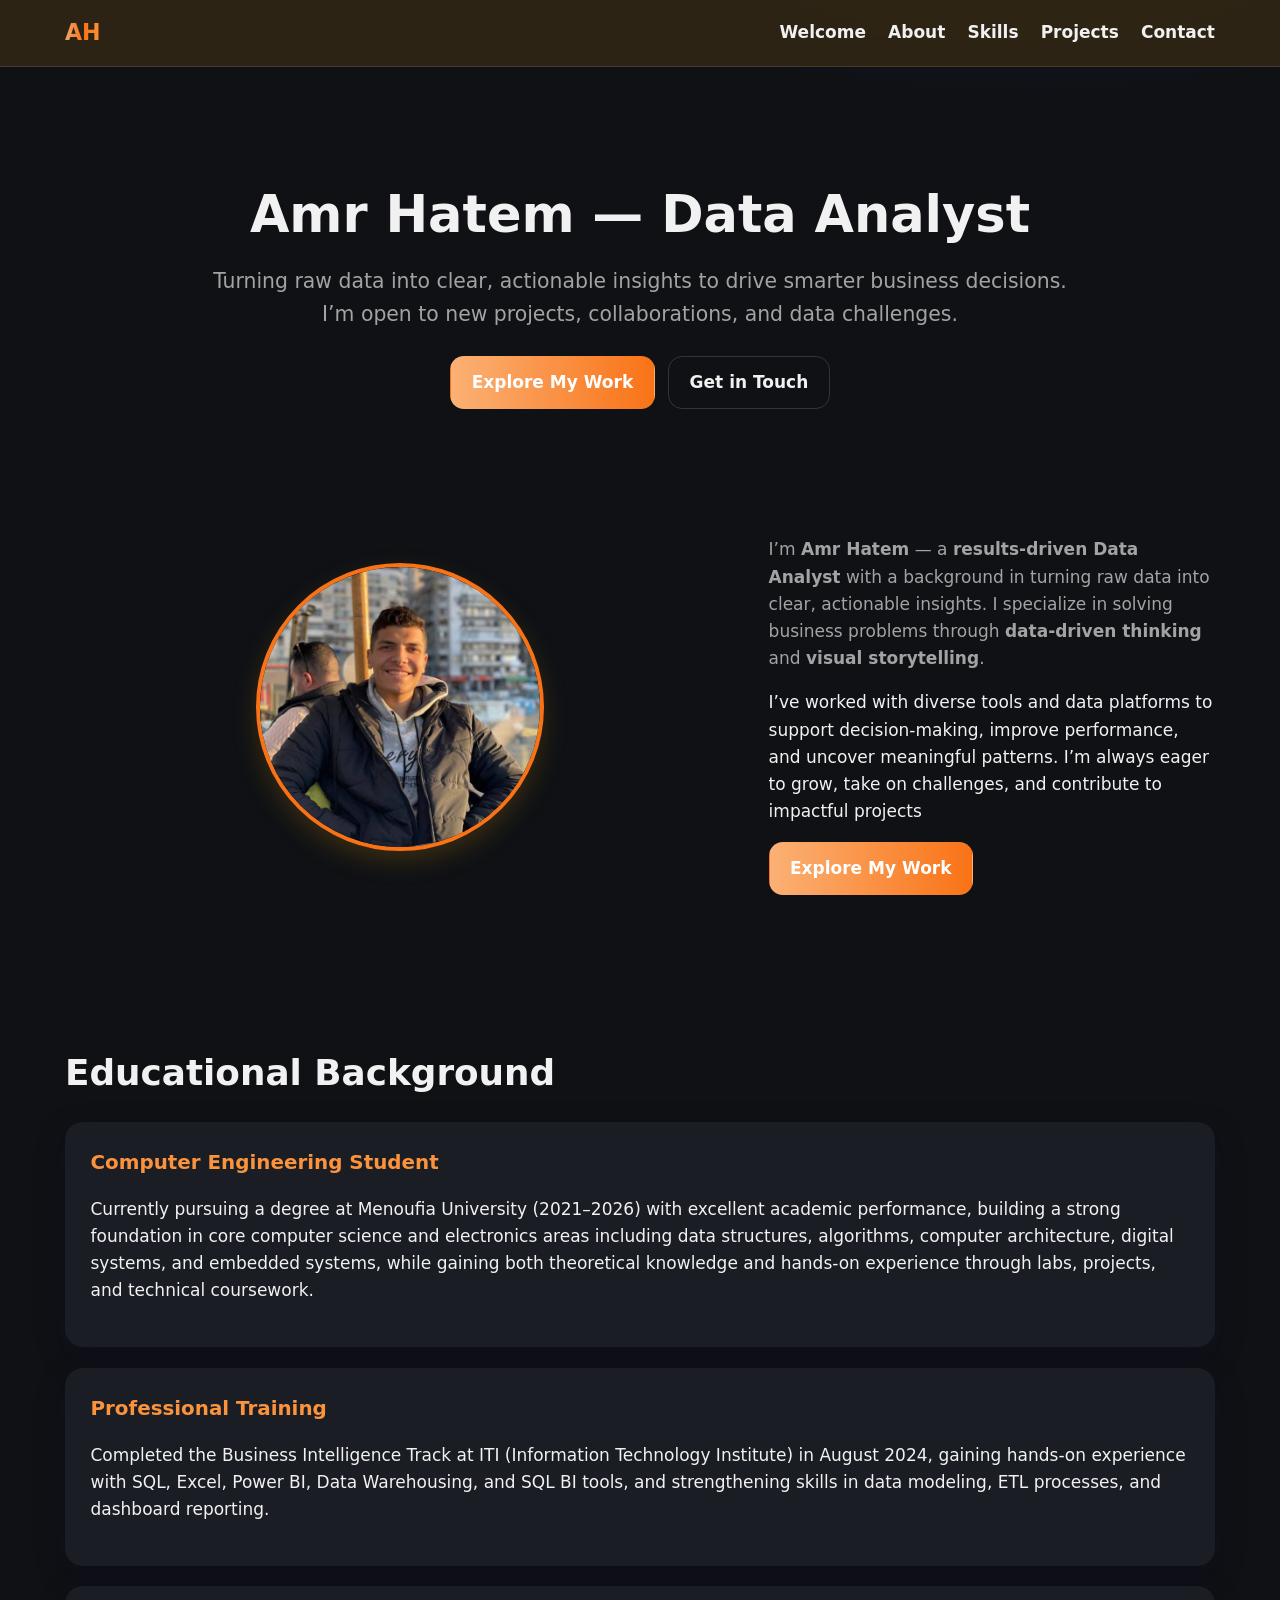
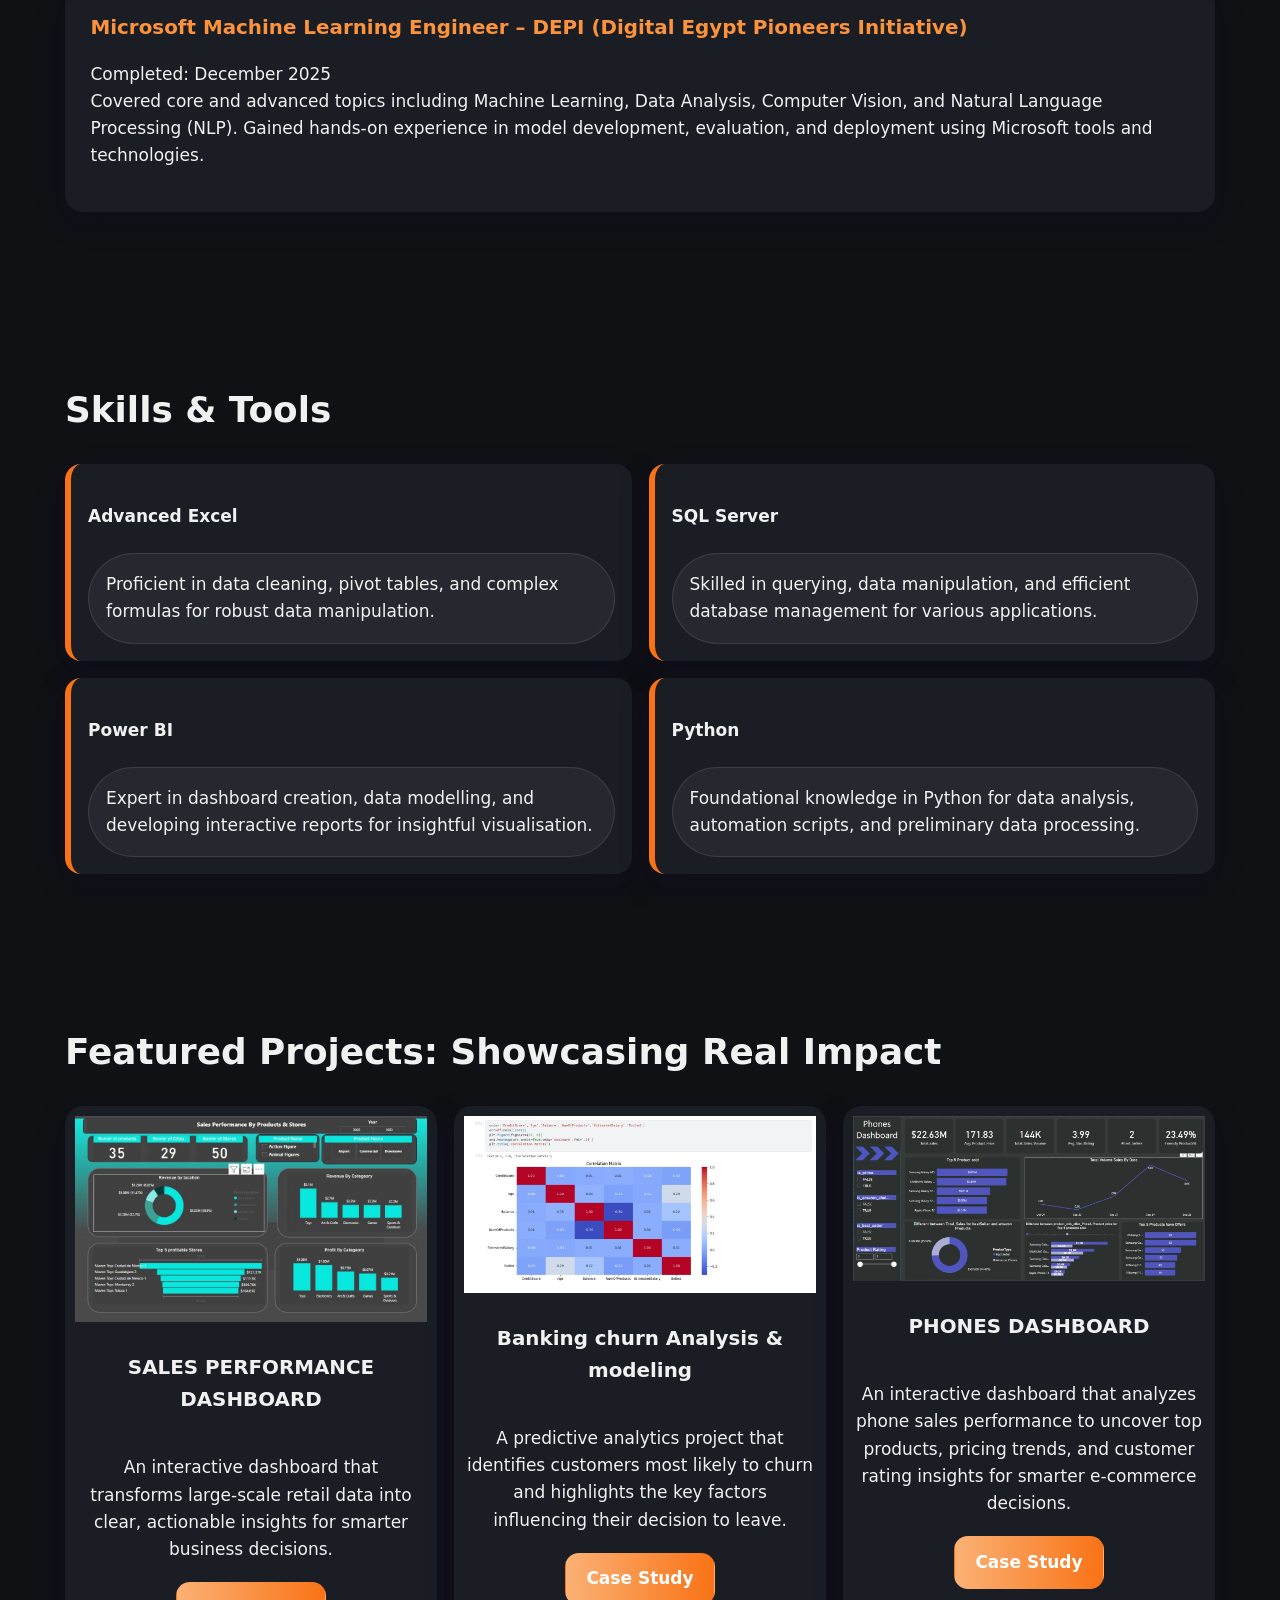
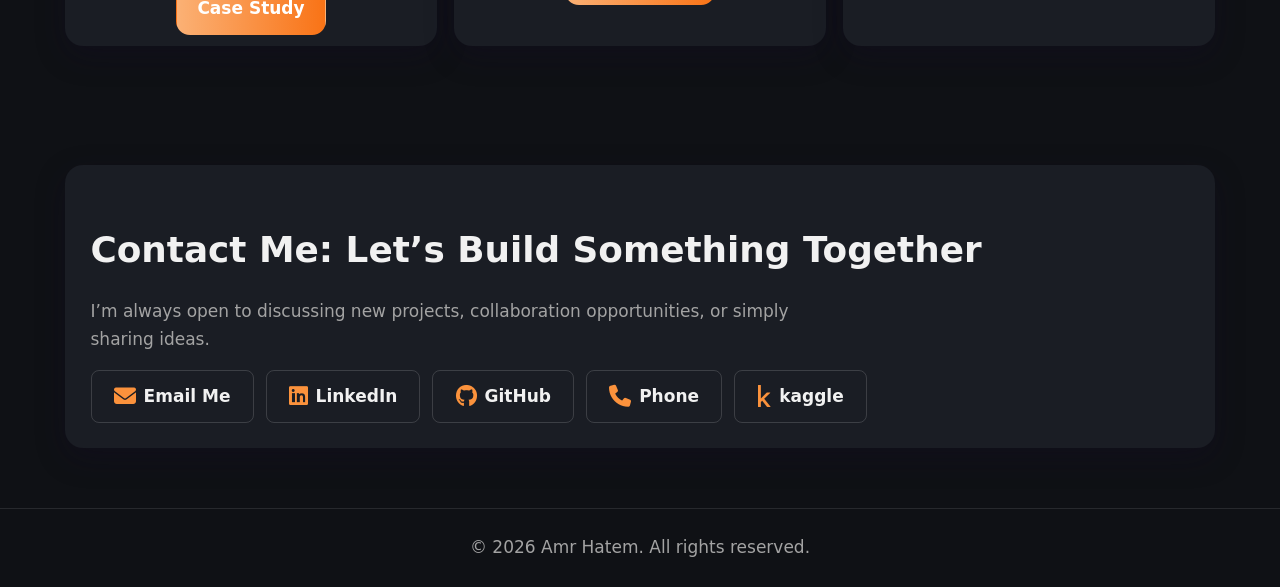
<file: index.html>
<!DOCTYPE html>
<html lang="en">
<head>
  <meta charset="utf-8" />
  <meta name="viewport" content="width=device-width, initial-scale=1" />
  <link rel="stylesheet" href="https://cdnjs.cloudflare.com/ajax/libs/font-awesome/6.5.0/css/all.min.css">
  <link href="https://cdn.jsdelivr.net/npm/aos@2.3.4/dist/aos.css" rel="stylesheet">
  <link rel="stylesheet" href="style.css">
</head>
<body>
  <!-- Header -->
  <header>
    <div class="container nav">
      <a href="#home" class="brand">
        AH
      </a>
      <ul>
        <li><a href="#welcome">Welcome</a></li>
        <li><a href="#about">About</a></li>
        <li><a href="#skills">Skills</a></li>
        <li><a href="#projects">Projects</a></li>
        <li><a href="#contact">Contact</a></li>
      </ul>
    </div>
  </header>

  <!-- Hero -->
  <main id="home" class="hero">
    <div class="container hero-grid" data-aos="fade-up">
      <div>
        <h1 class="title" data-aos="fade-right">Amr Hatem — Data Analyst</h1>
        <p class="subtitle" data-aos="fade-left">Turning raw data into clear, actionable insights to drive smarter business decisions.<br>I’m open to new projects, collaborations, and data challenges.</p>
        <div class="hero-cta" data-aos="zoom-in" data-aos-delay="400">
          <a class="btn primary" href="#projects">Explore My Work</a>
          <a class="btn" href="#contact">Get in Touch</a>
        </div>
      </div>
    </div>
  </main>

  <!-- Welcome -->
  <section id="welcome">
    <div class="container welcome-grid">
      <div class="portrait" data-aos="fade-up" data-aos-delay="300"><img src="images/Amr.jpeg" alt="Amr Hatem"></div>
      <div data-aos="fade-left">
        <p class="section-lead" data-aos="fade-up" data-aos-delay="200">
          I’m <b>Amr Hatem</b> — a <b>results-driven Data Analyst</b>  with a background in  turning raw data into clear,
          actionable insights. I specialize in solving business problems through <b>data-driven thinking</b> and <b>visual storytelling</b>.
        </p>
        <p data-aos="fade-up" data-aos-delay="400">
           I’ve worked with diverse tools and data platforms to
           support decision-making, improve performance, and uncover meaningful patterns. I’m always eager to
           grow, take on challenges, and contribute to impactful projects
        </p>
        <a class="btn primary" href="#projects" data-aos="fade-up" data-aos-delay="600">Explore My Work</a>
      </div>
    </div>
  </section>


  <!-- About -->
  <section id="about">
    <div class="container">
      <h2 class="section-title">Educational Background</h2>
      <div class="about-card" data-aos="fade-up" data-aos-delay="100">
        <h3> Computer Engineering Student</h3>
        <p> Currently pursuing a degree at Menoufia University (2021–2026) with excellent academic performance, building a strong foundation in core computer science and electronics areas including data structures, algorithms, computer architecture, digital systems, and embedded systems, while gaining both theoretical knowledge and hands-on experience through labs, projects, and technical coursework.</p>
      </div>
      <div class="about-card" data-aos="fade-up" data-aos-delay="200">
        <h3>Professional Training</h3>
        <p>Completed the Business Intelligence Track at ITI (Information Technology Institute) in August 2024, gaining hands-on experience with SQL, Excel, Power BI, Data Warehousing, and SQL BI tools, and strengthening skills in data modeling, ETL processes, and dashboard reporting.</p>
      </div>
      <div class="about-card" data-aos="fade-up" data-aos-delay="300">
        <h3> Microsoft Machine Learning Engineer – DEPI (Digital Egypt Pioneers Initiative)</h3>
        <p>Completed: December 2025 <br> Covered core and advanced topics including Machine Learning, Data Analysis, Computer Vision, and Natural Language Processing (NLP). Gained hands-on experience in model development, evaluation, and deployment using Microsoft tools and technologies.</p>
      </div>
    </div>
  </section>



  <!-- Skills -->
  <section id="skills">
    <div class="container">
      <h2 class="section-title">Skills & Tools</h2>
      <div class="skills-grid">
        <div class="skill" data-aos="zoom-in" data-aos-delay="100">
          <h4>Advanced Excel</h4>
          <div class="tags">
            <span class="tag">Proficient in data cleaning, pivot tables, and complex formulas for robust data manipulation.</span>
          </div>
        </div>
        <div class="skill" data-aos="zoom-in" data-aos-delay="100">
          <h4>SQL Server</h4>
          <div class="tags">
            <span class="tag">Skilled in querying, data manipulation, and efficient database management for various applications.</span>
          </div>
        </div>
        <div class="skill" data-aos="zoom-in" data-aos-delay="100">
          <h4>Power BI</h4>
          <div class="tags">
            <span class="tag"> Expert in dashboard creation, data modelling, and developing interactive reports for insightful visualisation.</span>
          </div>
        </div>
        <div class="skill" data-aos="zoom-in" data-aos-delay="100">
          <h4>Python</h4>
          <div class="tags">
            <span class="tag"> Foundational knowledge in Python for data analysis, automation scripts, and preliminary data processing.</span>
          </div>
        </div>
      </div>
    </div>
  </section>

  <!-- Projects -->
  <section id="projects">
    <div class="container">
      <h2 class="section-title">Featured Projects: Showcasing Real Impact</h2>
      <div class="projects-grid">
        <article class="card" data-aos="fade-up" data-aos-delay="100">
          <div class="thumb"><img src="images/salesImg1.jpeg"></div>
          <div class="body">
            <h3>SALES PERFORMANCE DASHBOARD</h3>
            <p class="muted">An interactive dashboard that transforms large-scale retail data into clear, actionable insights for smarter business decisions.</p>
            <div class="actions">
              <a class="btn primary" href="sales-case-study.html">Case Study</a>
            </div>
          </div>
        </article>
        <article class="card" data-aos="fade-up" data-aos-delay="200">
          <div class="thumb"><img src="images/bankImg1.jpeg"></div>
          <div class="body">
            <h3>Banking churn Analysis & modeling</h3>
            <p class="muted">A predictive analytics project that identifies customers most likely to churn and highlights the key factors influencing their decision to leave.</p>
            <div class="actions">
              <a class="btn primary" href="bank-case-study.html">Case Study</a>
            </div>
          </div>
        </article>
        <article class="card" data-aos="fade-up" data-aos-delay="300">
          <div class="thumb"><img src="images/phonesImg.jpeg"></div>
          <div class="body">
            <h3>PHONES DASHBOARD</h3>
            <p class="muted">An interactive dashboard that analyzes phone sales performance to uncover top products, pricing trends, and customer rating insights for smarter e-commerce decisions.</p>      
             <div class="actions">
              <a class="btn primary" href="phone-case-study.html">Case Study</a>
            </div>
          </div>
        </article>
      </div>
    </div>
  </section>

  <!-- Contact -->
  <section id="contact">
    <div class="container contact">
      <div class="panel" data-aos="fade-up">
        <h2 class="section-title">Contact Me: Let’s Build Something Together</h2>
        <p class="section-lead">I’m always open to discussing new projects, collaboration opportunities, or simply sharing ideas.</p>
        <div class="row">
          <a class="btn r" href="mailto:amr2003hatem@gmail.com"><i class="fa-solid fa-envelope"></i>Email Me</a>
          <a class="btn r" href="https://www.linkedin.com/in/amr-hatem-?utm_source=share&utm_campaign=share_via&utm_content=profile&utm_medium=android_app" target="_blank"><i class="fa-brands fa-linkedin"></i>LinkedIn</a>
          <a class="btn r" href="https://github.com/amr-hatem66" target="_blank"><i class="fa-brands fa-github"></i>GitHub</a>
          <a class="btn r" href="tel:+201020123904" target="_blank"><i class="fa-solid fa-phone"></i>Phone</a>
          <a class="btn r" href="https://www.kaggle.com/amr2003hatemgmailcom" target="_blank"><i class="fa-brands fa-kaggle"></i>kaggle</a>
        </div>
      </div>
    </div>
  </section>

  <footer>
    © <span id="y"></span> Amr Hatem. All rights reserved.
  </footer>

  <script>
    document.getElementById('y').textContent = new Date().getFullYear();
  </script>
  <script src="https://cdn.jsdelivr.net/npm/aos@2.3.4/dist/aos.js"></script>
  <script>
  AOS.init({
    duration: 1000, // animation duration in ms
    once: true,     // whether animation should happen only once
    easing: 'ease-in-out',
  });
</script>

</body>
</html>
</file>
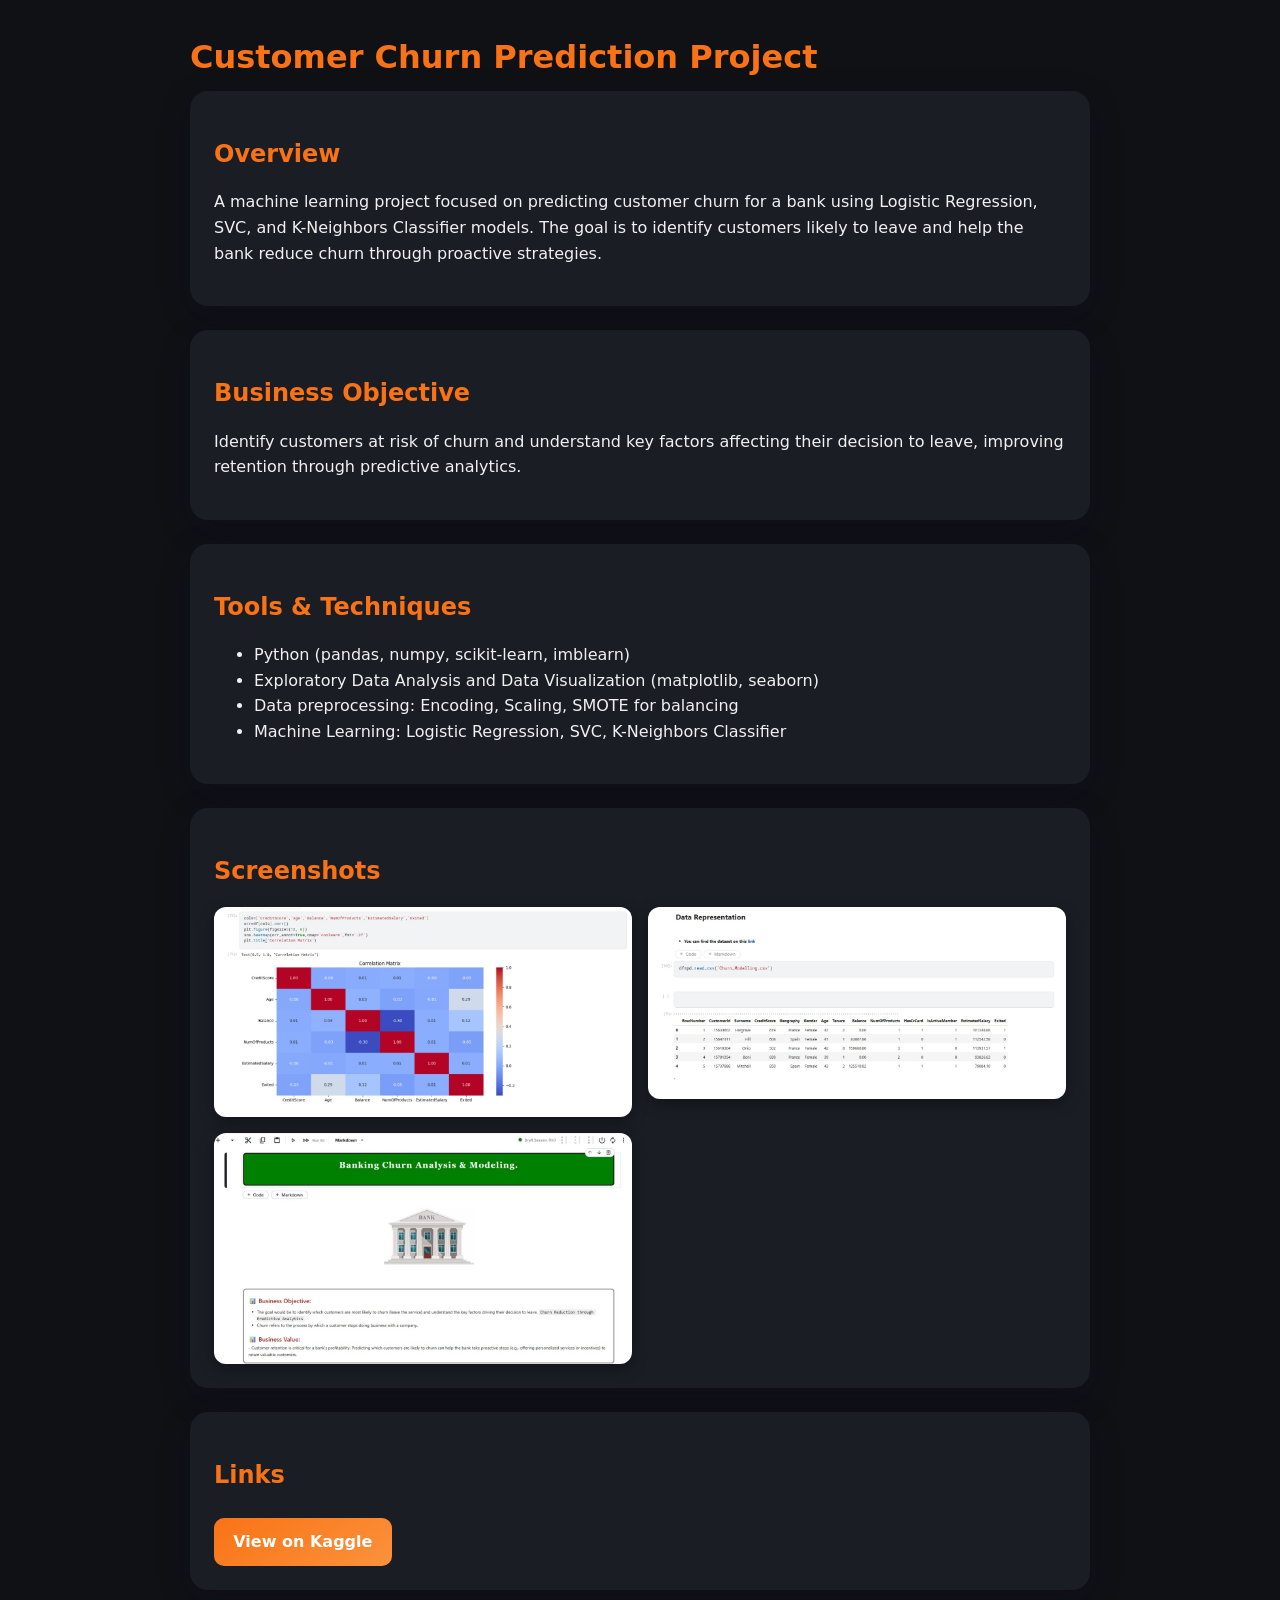
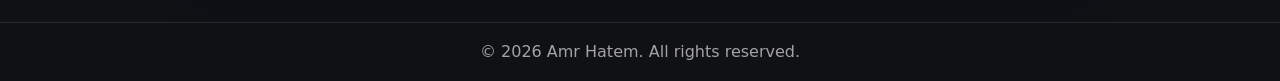
<file: bank-case-study.html>
<!DOCTYPE html>
<html lang="en">
<head>
  <meta charset="UTF-8">
  <meta name="viewport" content="width=device-width, initial-scale=1.0">
  <style>
    :root {
      --bg: #0f1115;
      --panel: #1a1d24;
      --text: #f1f1f1; 
      --muted: #a3a3a3;  
       --primary: #f97316;  
       --primary-2: #fb923c; 
      --ring: rgba(249,115,22,0.25);
      --shadow: 0 10px 30px rgba(20,10,40,.3);
      --radius: 18px;
      --maxw: 900px;
    }
    body {
      margin: 0;
      font-family: system-ui, sans-serif;
      background: var(--bg);
      color: var(--text);
      line-height: 1.6;
    }
    .container {
      width: min(100% - 2rem, var(--maxw));
      margin: 2rem auto;
    }
    h1, h2 {
      color: var(--primary);
      margin-bottom: .5rem;
    }
    .btn {
      display: inline-block;
      padding: .7rem 1.2rem;
      margin-top: 1rem;
      border-radius: 10px;
      background: linear-gradient(145deg, var(--primary), var(--primary-2));
      color: #fff;
      text-decoration: none;
      font-weight: bold;
      transition: 0.3s;
    }
    .btn:hover {
      opacity: 0.9;
    }
    .section {
      background: var(--panel);
      padding: 1.5rem;
      border-radius: var(--radius);
      margin-bottom: 1.5rem;
      box-shadow: var(--shadow);
    }
    .screenshoots {
      display: grid;
      grid-template-columns: repeat(auto-fit, minmax(300px, 1fr));
      gap: 1rem;
      margin-top: 1rem;
}

.screenshoots img {
  width: 100%;
  border-radius: 12px;
  box-shadow: 0 5px 15px rgba(0,0,0,0.3);
  transition: transform 0.3s ease;
  cursor: zoom-in;
}

.screenshoots img:hover {
  transform: scale(1.05);
}

    footer {
      text-align: center;
      color: var(--muted);
      padding: 1rem;
      margin-top: 2rem;
      border-top: 1px solid rgba(255,255,255,0.1);
    }
    /* Table Styling */
    table {
      width: 100%;
      border-collapse: collapse;
      margin-top: 1rem;
    }
    th, td {
      border: 1px solid rgba(255,255,255,0.1);
      padding: .8rem;
      text-align: left;
    }
    th {
      background: rgba(255,255,255,0.05);
      color: var(--primary-2);
    }
    @media (max-width: 600px) {
      table {
        display: block;
        overflow-x: auto;
        white-space: nowrap;
      }
    }
  </style>
</head>
<body>
  <div class="container">
    <h1>Customer Churn Prediction Project</h1>

    <div class="section">
      <h2>Overview</h2>
      <p class="muted">A machine learning project focused on predicting customer churn for a bank using Logistic Regression, SVC, and K-Neighbors Classifier models. The goal is to identify customers likely to leave and help the bank reduce churn through proactive strategies.</p>
    </div>

    <div class="section">
      <h2>Business Objective</h2>
      <p>Identify customers at risk of churn and understand key factors affecting their decision to leave, improving retention through predictive analytics.</p>
    </div>

    <div class="section">
      <h2>Tools & Techniques</h2>
      <ul>
        <li>Python (pandas, numpy, scikit-learn, imblearn)</li>
        <li>Exploratory Data Analysis and Data Visualization (matplotlib, seaborn)</li>
        <li>Data preprocessing: Encoding, Scaling, SMOTE for balancing</li>
        <li>Machine Learning: Logistic Regression, SVC, K-Neighbors Classifier</li>
      </ul>
    </div>

    <div class="section">
      <h2>Screenshots</h2>
      <div class="screenshoots">
      <img src="images/bankImg1.jpeg">
      <img src="images/bankImg2.jpeg">
      <img src="images/bankImg3.jpeg">
      </div>
    </div>

    <div class="section">
      <h2>Links</h2>
      <a href="https://www.kaggle.com/code/amr2003hatemgmailcom/banking-churn-analysis-modeling" class="btn" target="_blank">View on Kaggle</a>
    </div>
  </div>

  <footer>© <span id="y"></span> Amr Hatem. All rights reserved.</footer>
  <script>document.getElementById('y').textContent = new Date().getFullYear();</script>
</body>
</html>
</file>
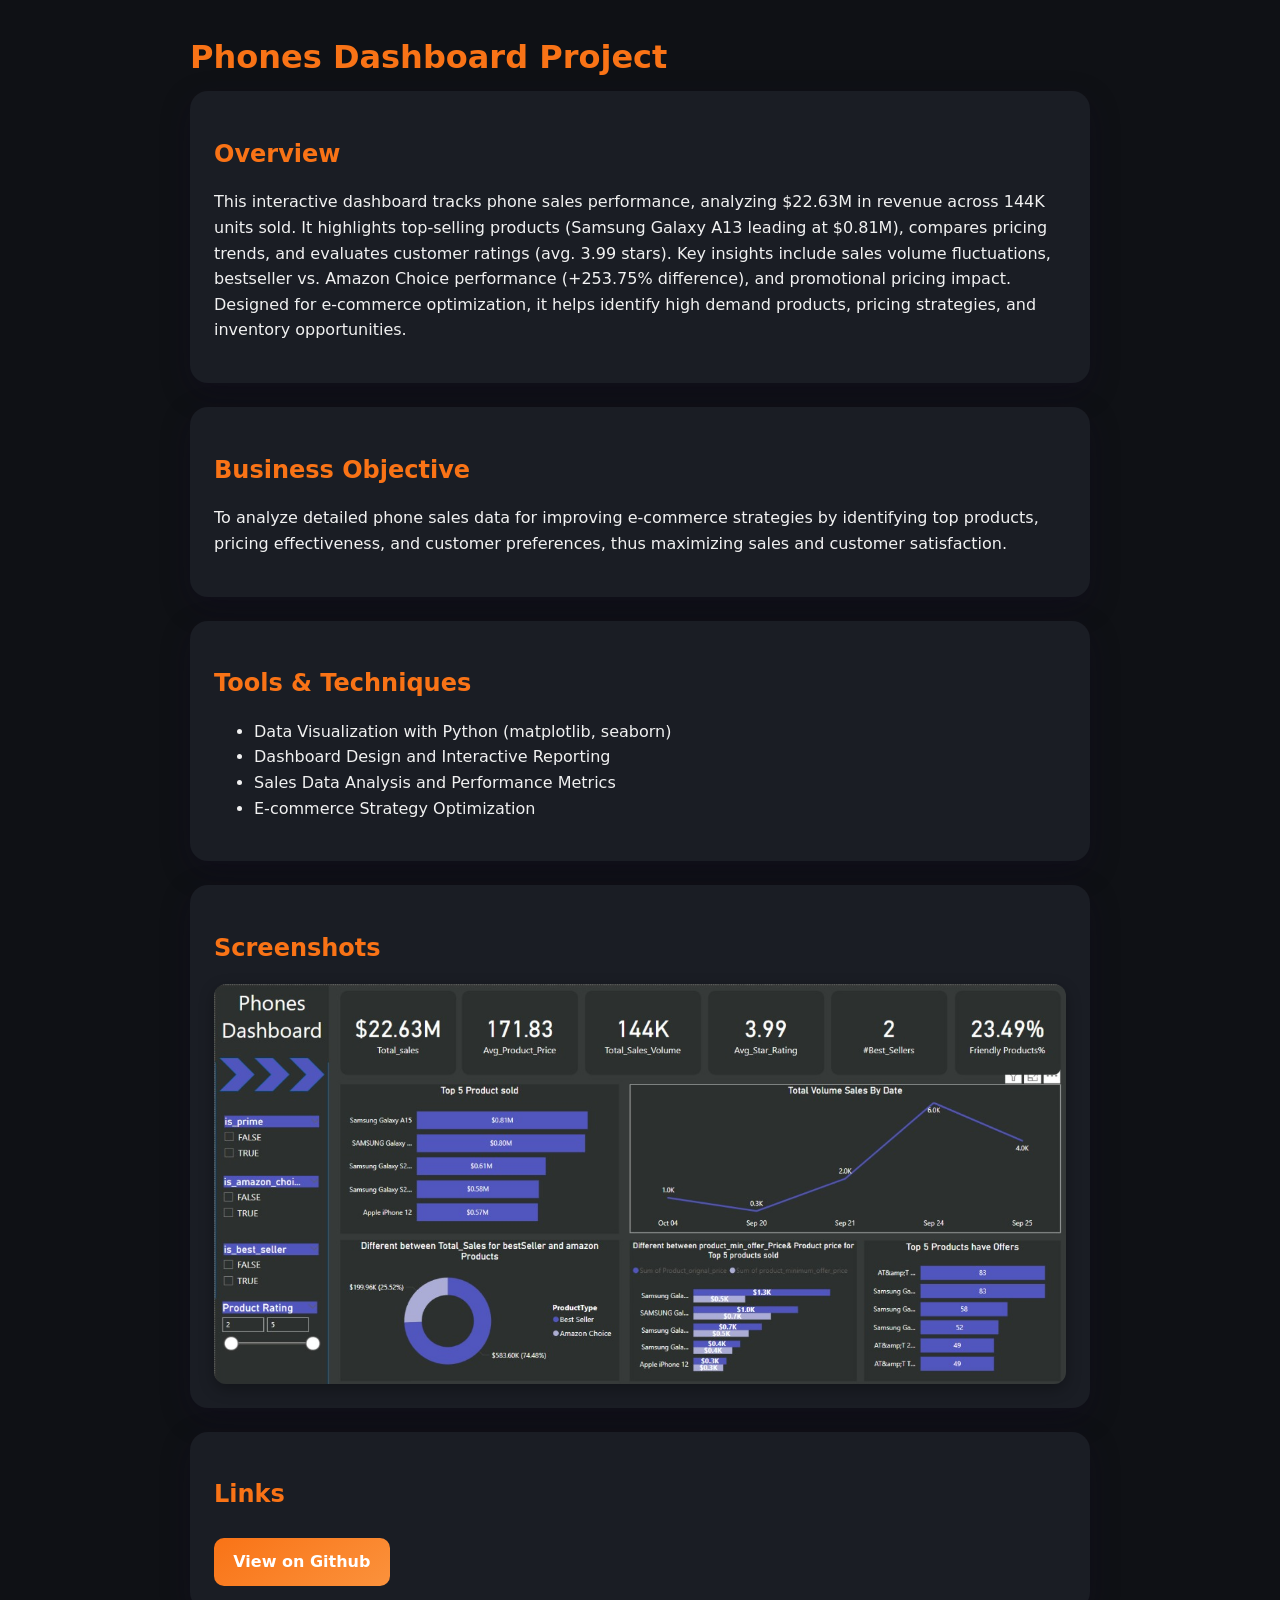
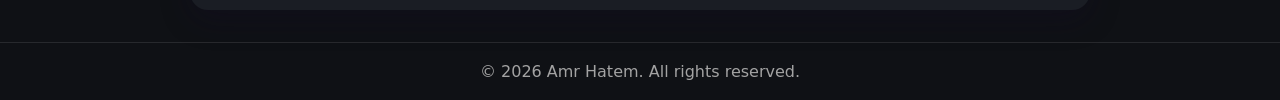
<file: phone-case-study.html>
<!DOCTYPE html>
<html lang="en">
<head>
  <meta charset="UTF-8">
  <meta name="viewport" content="width=device-width, initial-scale=1.0">
  <style>
    :root {
      --bg: #0f1115;
      --panel: #1a1d24;
      --text: #f1f1f1; 
      --muted: #a3a3a3;  
       --primary: #f97316;  
       --primary-2: #fb923c; 
      --ring: rgba(249,115,22,0.25);
      --shadow: 0 10px 30px rgba(20,10,40,.3);
      --radius: 18px;
      --maxw: 900px;
    }
    body {
      margin: 0;
      font-family: system-ui, sans-serif;
      background: var(--bg);
      color: var(--text);
      line-height: 1.6;
    }
    .container {
      width: min(100% - 2rem, var(--maxw));
      margin: 2rem auto;
    }
    h1, h2 {
      color: var(--primary);
      margin-bottom: .5rem;
    }
    .btn {
      display: inline-block;
      padding: .7rem 1.2rem;
      margin-top: 1rem;
      border-radius: 10px;
      background: linear-gradient(145deg, var(--primary), var(--primary-2));
      color: #fff;
      text-decoration: none;
      font-weight: bold;
      transition: 0.3s;
    }
    .btn:hover {
      opacity: 0.9;
    }
    .section {
      background: var(--panel);
      padding: 1.5rem;
      border-radius: var(--radius);
      margin-bottom: 1.5rem;
      box-shadow: var(--shadow);
    }
    .screenshoots {
      display: grid;
      grid-template-columns: repeat(auto-fit, minmax(300px, 1fr));
      gap: 1rem;
      margin-top: 1rem;
}

.screenshoots img {
  width: 100%;
  border-radius: 12px;
  box-shadow: 0 5px 15px rgba(0,0,0,0.3);
  transition: transform 0.3s ease;
  cursor: zoom-in;
}

.screenshoots img:hover {
  transform: scale(1.05);
}

    footer {
      text-align: center;
      color: var(--muted);
      padding: 1rem;
      margin-top: 2rem;
      border-top: 1px solid rgba(255,255,255,0.1);
    }
    /* Table Styling */
    table {
      width: 100%;
      border-collapse: collapse;
      margin-top: 1rem;
    }
    th, td {
      border: 1px solid rgba(255,255,255,0.1);
      padding: .8rem;
      text-align: left;
    }
    th {
      background: rgba(255,255,255,0.05);
      color: var(--primary-2);
    }
    @media (max-width: 600px) {
      table {
        display: block;
        overflow-x: auto;
        white-space: nowrap;
      }
    }
  </style>
</head>
<body>
  <div class="container">
    <h1>Phones Dashboard Project</h1>

    <div class="section">
      <h2>Overview</h2>
      <p class="muted">This interactive dashboard tracks phone sales performance, analyzing $22.63M in revenue across 144K units sold. It highlights top-selling products (Samsung Galaxy A13 leading at $0.81M), compares pricing trends, and evaluates customer ratings (avg. 3.99 stars). Key insights include sales volume fluctuations, bestseller vs. Amazon Choice performance (+253.75% difference), and promotional pricing impact. Designed for e-commerce optimization, it helps identify high demand products, pricing strategies, and inventory opportunities.</p>
    </div>

    <div class="section">
      <h2>Business Objective</h2>
      <p>To analyze detailed phone sales data for improving e-commerce strategies by identifying top products, pricing effectiveness, and customer preferences, thus maximizing sales and customer satisfaction.</p>
    </div>

    <div class="section">
      <h2>Tools & Techniques</h2>
       <ul>
        <li>Data Visualization with Python (matplotlib, seaborn)</li>
        <li>Dashboard Design and Interactive Reporting</li>
        <li>Sales Data Analysis and Performance Metrics</li>
        <li>E-commerce Strategy Optimization</li>
      </ul>
    </div>

    <div class="section">
      <h2>Screenshots</h2>
      <div class="screenshoots">
      <img src="images/phonesImg.jpeg">
      </div>
    </div>

    <div class="section">
      <h2>Links</h2>
      <a href="https://github.com/amr-hatem66/Phone-sales-analysis" class="btn" target="_blank">View on Github</a>
    </div>
  </div>

  <footer>© <span id="y"></span> Amr Hatem. All rights reserved.</footer>
  <script>document.getElementById('y').textContent = new Date().getFullYear();</script>
</body>
</html>
</file>
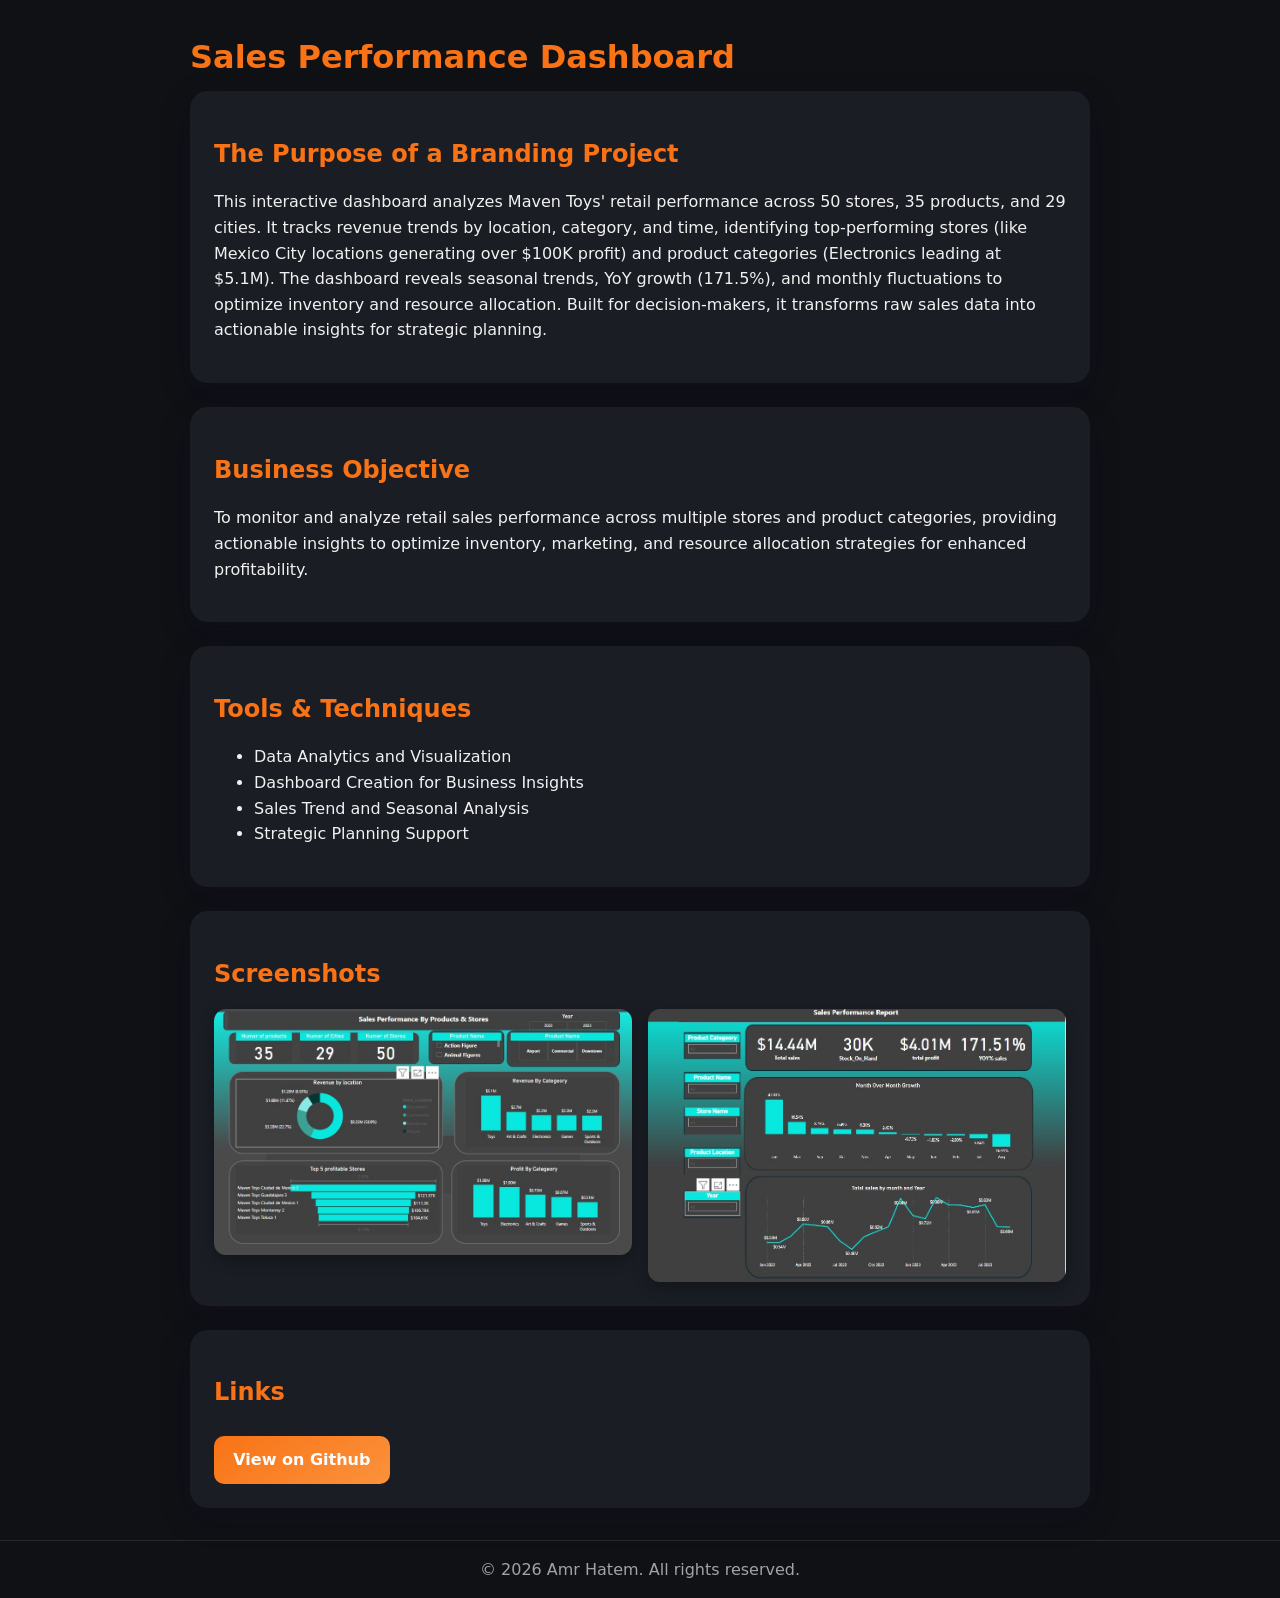
<file: sales-case-study.html>
<!DOCTYPE html>
<html lang="en">
<head>
  <meta charset="UTF-8">
  <meta name="viewport" content="width=device-width, initial-scale=1.0">
  <style>
    :root {
      --bg: #0f1115;
      --panel: #1a1d24;
      --text: #f1f1f1; 
      --muted: #a3a3a3;  
       --primary: #f97316;  
       --primary-2: #fb923c; 
      --ring: rgba(249,115,22,0.25);
      --shadow: 0 10px 30px rgba(20,10,40,.3);
      --radius: 18px;
      --maxw: 900px;
    }
    body {
      margin: 0;
      font-family: system-ui, sans-serif;
      background: var(--bg);
      color: var(--text);
      line-height: 1.6;
    }
    .container {
      width: min(100% - 2rem, var(--maxw));
      margin: 2rem auto;
    }
    h1, h2 {
      color: var(--primary);
      margin-bottom: .5rem;
    }
    .btn {
      display: inline-block;
      padding: .7rem 1.2rem;
      margin-top: 1rem;
      border-radius: 10px;
      background: linear-gradient(145deg, var(--primary), var(--primary-2));
      color: #fff;
      text-decoration: none;
      font-weight: bold;
      transition: 0.3s;
    }
    .btn:hover {
      opacity: 0.9;
    }
    .section {
      background: var(--panel);
      padding: 1.5rem;
      border-radius: var(--radius);
      margin-bottom: 1.5rem;
      box-shadow: var(--shadow);
    }
    .screenshoots {
      display: grid;
      grid-template-columns: repeat(auto-fit, minmax(300px, 1fr));
      gap: 1rem;
      margin-top: 1rem;
}

.screenshoots img {
  width: 100%;
  border-radius: 12px;
  box-shadow: 0 5px 15px rgba(0,0,0,0.3);
  transition: transform 0.3s ease;
  cursor: zoom-in;
}

.screenshoots img:hover {
  transform: scale(1.05);
}

    footer {
      text-align: center;
      color: var(--muted);
      padding: 1rem;
      margin-top: 2rem;
      border-top: 1px solid rgba(255,255,255,0.1);
    }
    /* Table Styling */
    table {
      width: 100%;
      border-collapse: collapse;
      margin-top: 1rem;
    }
    th, td {
      border: 1px solid rgba(255,255,255,0.1);
      padding: .8rem;
      text-align: left;
    }
    th {
      background: rgba(255,255,255,0.05);
      color: var(--primary-2);
    }
    @media (max-width: 600px) {
      table {
        display: block;
        overflow-x: auto;
        white-space: nowrap;
      }
    }
  </style>
</head>
<body>
  <div class="container">
    <h1>Sales Performance Dashboard</h1>

    <div class="section">
      <h2>The Purpose of a Branding Project</h2>
      <p class="muted">This interactive dashboard analyzes Maven Toys' retail performance across 50 stores, 35 products, and 29 cities. It tracks revenue trends by location, category, and time, identifying top-performing stores (like Mexico City locations generating over $100K profit) and product categories (Electronics leading at $5.1M). The dashboard reveals seasonal trends, YoY growth (171.5%), and monthly fluctuations to optimize inventory and resource allocation. Built for decision-makers, it transforms raw sales data into actionable insights for strategic planning.</p>
    </div>

    <div class="section">
      <h2>Business Objective</h2>
      <p>To monitor and analyze retail sales performance across multiple stores and product categories, providing actionable insights to optimize inventory, marketing, and resource allocation strategies for enhanced profitability.</p>
    </div>

    <div class="section">
      <h2>Tools & Techniques</h2>
       <ul>
        <li>Data Analytics and Visualization</li>
        <li>Dashboard Creation for Business Insights</li>
        <li>Sales Trend and Seasonal Analysis</li>
        <li>Strategic Planning Support</li>
      </ul>
    </div>

    <div class="section">
      <h2>Screenshots</h2>
      <div class="screenshoots">
      <img src="images/salesImg1.jpeg">
      <img src="images/salesImg2.jpeg">
      </div>
    </div>

    <div class="section">
      <h2>Links</h2>
      <a href="https://github.com/amr-hatem66/Maven-Toys-Analysis" class="btn" target="_blank">View on Github</a>
    </div>
  </div>

  <footer>© <span id="y"></span> Amr Hatem. All rights reserved.</footer>
  <script>document.getElementById('y').textContent = new Date().getFullYear();</script>
</body>
</html>
</file>
<file: style.css>
:root {
  --bg: #0f1115;
  --panel: #1a1d24;
  --text: #f1f1f1; 
  --muted: #a3a3a3;  
  --primary: #f97316;  
  --primary-2: #fb923c; 
  --ring: rgba(249,115,22,0.25);
  --shadow: 0 10px 30px rgba(20,10,40,.3);
  --radius: 18px;
  --maxw: 1150px;
}

html, body {
  margin: 0;
  font-family: system-ui, -apple-system, Segoe UI, Roboto, Ubuntu;
  background: radial-gradient(1200px 800px at 80% -10%, rgba(14,165,233,.15), transparent 60%),radial-gradient(1000px 600px at -10% 120%, rgba(56,189,248,.12), transparent 60%),var(--bg);
  color: var(--text);
  line-height: 1.6;
  scroll-behavior: smooth;
  font-size: 17px;
  overflow-x: hidden;
}

.container {
  width: min(100% - 2rem, var(--maxw));
  margin-inline: auto;
}

/* Header */
header {
  position: sticky;
  top: 0;
  z-index: 50;
  backdrop-filter: blur(12px);
  background: rgba(49, 38, 20, 0.9);
  border-bottom: 1px solid rgba(255,255,255,0.1);
}
.nav {
  display: flex;
  align-items: center;
  justify-content: space-between;
  padding: .9rem 0;
}
.brand {
  display: flex;
  align-items: center;
  gap: .6rem;
  font-weight: 700;
  font-size: 1.3rem;
  background: linear-gradient(90deg, #eba66d, var(--primary), var(--primary-2));
  -webkit-background-clip: text;
  -webkit-text-fill-color: transparent;
}
.nav ul {
  display: flex;
  align-items: center;
  gap: 1.3rem;
  list-style: none;
  margin: 0;
  padding: 0;
}
.nav a {
  color: var(--text);
  text-decoration: none;
  font-weight: 600;
  transition: color 0.3s;
  position: relative;
}
.nav a:hover {
  color: var(--primary-2);
}
.nav a::after {
  content: "";
  position: absolute;
  bottom: -3px;
  left: 0;
  width: 0;
  height: 2px;
  background: var(--primary-2);
  transition: width 0.3s;
}
.nav a:hover::after {
  width: 100%;
}

/* Buttons */
.btn {
  display: inline-flex;
  align-items: center;
  gap: .55rem;
  border: 1px solid rgba(255,255,255,0.15);
  padding: .7rem 1.2rem;
  border-radius: 14px;
  text-decoration: none;
  color: var(--text);
  font-weight: 700;
  transition: all 0.3s cubic-bezier(0.25, 1, 0.5, 1);
  position: relative;
  overflow: hidden;
}
.btn.primary {
  background: linear-gradient(90deg, #fbb175, var(--primary));
  border-color: transparent;
  color: #fff;
}
.btn:hover {
  transform: translateY(-2px);
}
.btn::after {
  content: "";
  position: absolute;
  width: 100%;
  height: 100%;
  top: 0; left: 0;
  background: rgba(255,255,255,0.1);
  transform: scale(0);
  border-radius: 14px;
  transition: transform 0.4s, opacity 0.4s;
}
.btn:hover::after {
  transform: scale(1.5);
  opacity: 0;
}


/* Hero */
.hero {
  padding: 5rem 0 3rem;
}
.hero-grid {
  display: grid;
  justify-content: center;
  gap: 2rem;
  align-items: center;
}
.welcome-grid {
  display: grid;
  grid-template-columns: 1.2fr .8fr;
  gap: 2rem;
  align-items: center;
}
.title {
  font-size: clamp(2rem, 4vw + .5rem, 3rem);
  line-height: 1.15;
  margin-bottom: .8rem;
  opacity: 0;
  transform: translateY(20px);
  animation: fadeUp 1s forwards;
  animation-delay: 0.2s;
  text-align: center;
}
@keyframes fadeUp {
  to {
    opacity: 1;
    transform: translateY(0);
  }
}

.subtitle {
  color: var(--muted);
  font-size: 1.2rem;
  margin-bottom: 1.5rem;
  opacity: 0;
  transform: translateY(15px);
  animation: fadeUp 1s forwards;
  animation-delay: 0.5s;
  text-align: center;
}

.hero-cta {
  display: flex;
  align-items: center;
  justify-content: center;
  gap: .8rem;
  flex-wrap: wrap;
}

/* Portrait */
.portrait {
  width: 100%;
  max-width: 280px;
  aspect-ratio:1/1;
  border-radius:50%;
  overflow:hidden;
  border: 4px solid var(--primary);
  box-shadow:0 10px 25px rgba(151, 105, 12, 0.3);
  display:grid;
  place-items:center;
  margin-inline:auto;
  transition: box-shadow 0.5s ease-in-out;
}
.portrait:hover {
  box-shadow: 0 0 30px rgba(248, 183, 117, 0.6);
}
.portrait img {
  width:100%;
  height:100%;
  object-fit:cover;
  transition: transform 0.5s ease;
}
.portrait:hover img {
  transform: scale(1.05) rotate(1deg);
}


/* Sections */
section {
  padding: 3.5rem 0;
}
.section-title {
  font-size: clamp(1.6rem, 2vw + .6rem, 2.4rem);
  margin-bottom: 1.2rem;
}
.section-lead {
  color: var(--muted);
  max-width: 70ch;
  margin-bottom: 1rem;
}

/* About */
.about-card {
  background: var(--panel);
  padding: 1.5rem;
  border-radius: var(--radius);
  margin-bottom: 1.2rem;
  box-shadow: var(--shadow);
}
.about-card h3 {
  margin-top: 0;
  margin-bottom: .5rem;
  color: var(--primary-2);
}

/* Skills */
.skills-grid {
  display: grid;
  grid-template-columns: repeat(auto-fit, minmax(400px, 1fr));
  gap: 1rem;
  margin-top: 1.5rem;
}
.skill {
  background: var(--panel);
  padding: 1rem;
  border-radius: 16px;
  box-shadow: var(--shadow);
  border-left: 6px solid var(--primary);
}
.tags {
  display: flex;
  flex-wrap: wrap;
  gap: .5rem;
}
.tag {
  background: rgba(255,255,255,0.05);
  border: 1px solid rgba(255,255,255,0.1);
  padding: 1rem 1rem;
  border-radius: 100px;
  transition: transform 0.3s, background 0.3s;
  cursor: pointer;
}
.tag:hover {
  transform: translateY(-4px) rotate(-2deg);
  background: rgba(246, 136, 19, 0.2);
}


/* Projects */
.projects-grid {
  display: grid;
  grid-template-columns: repeat(auto-fit, minmax(300px, 1fr));
  gap: 1rem;
  margin-top: 1.5rem;
}
.card {
  background: var(--panel);
  border-radius: 18px;
  overflow: hidden;
  display: flex;
  flex-direction: column;
  box-shadow: var(--shadow);
  text-align: center;
  padding: 10px;
  transition: transform 0.3s ease, box-shadow 0.3s ease;
}
.card:hover {
  transform: translateY(-6px);
  box-shadow: 0 15px 35px rgba(20,10,40,.5);
}

.thumb img {
  width: 100%;
}
.card .body {
  padding: .1rem;
  display: grid;
  gap: .1rem;
}
.card .actions {
  display: flex;
  justify-content: center;
  align-items: center;
  gap: .6rem;
}

/* Contact */
.contact {
  display: grid;
  grid-template-columns: 1fr;
  gap: 1.5rem;
}
.contact .panel {
  background: var(--panel);
  padding: 1.5rem;
  border-radius: var(--radius);
  box-shadow: var(--shadow);
}
.contact .panel .row {
  display: flex;
  gap: 12px;
  flex-wrap: wrap;
}
.contact .panel .row .btn {
  display: flex;
  align-items: center;
  gap: 8px;
  padding: 0.7rem 1.3rem;
  font-size: 1rem;
  border-radius: 8px;
  white-space: nowrap;
}
.contact .panel .row i {
  color: var(--primary-2);
  font-size: 22px;
}


/* Footer */
footer {
  text-align: center;
  color: var(--muted);
  padding: 1.5rem 0;
  border-top: 1px solid rgba(255,255,255,0.1);
}

/* Responsive */
@media (max-width: 900px) {
  .hero-grid,
  .contact {
    grid-template-columns: 1fr;
  }
}
@media (max-width: 768px) {
  .welcome-grid {
    grid-template-columns: 1fr;
    text-align: center;
  }
  .welcome-grid .portrait {
    display: flex;
    justify-content: center;
  }
  .section-title {
    font-size: 1.8rem;
  }
  .section-lead {
    font-size: 1rem;
    line-height: 1.5;
  }
  .btn {
    font-size: 1rem;
    padding: 0.6rem 1rem;
  }
  .nav ul {
    font-size: 0.85rem;
    padding: 0.4rem 0.8rem;
  }
}
@media (max-width: 480px) {
  .section-title {
    font-size: 1.6rem;
  }
  .btn {
    justify-content: center;
    font-size: 0.95rem;
    padding: 0.6rem 1rem;
  }
  .contact .panel .row {
    flex-direction: column;
    gap: 0.8rem; 
    align-items: stretch;
  }
  .contact .panel .row .btn {
    justify-content: center;
  }
}
</file>
